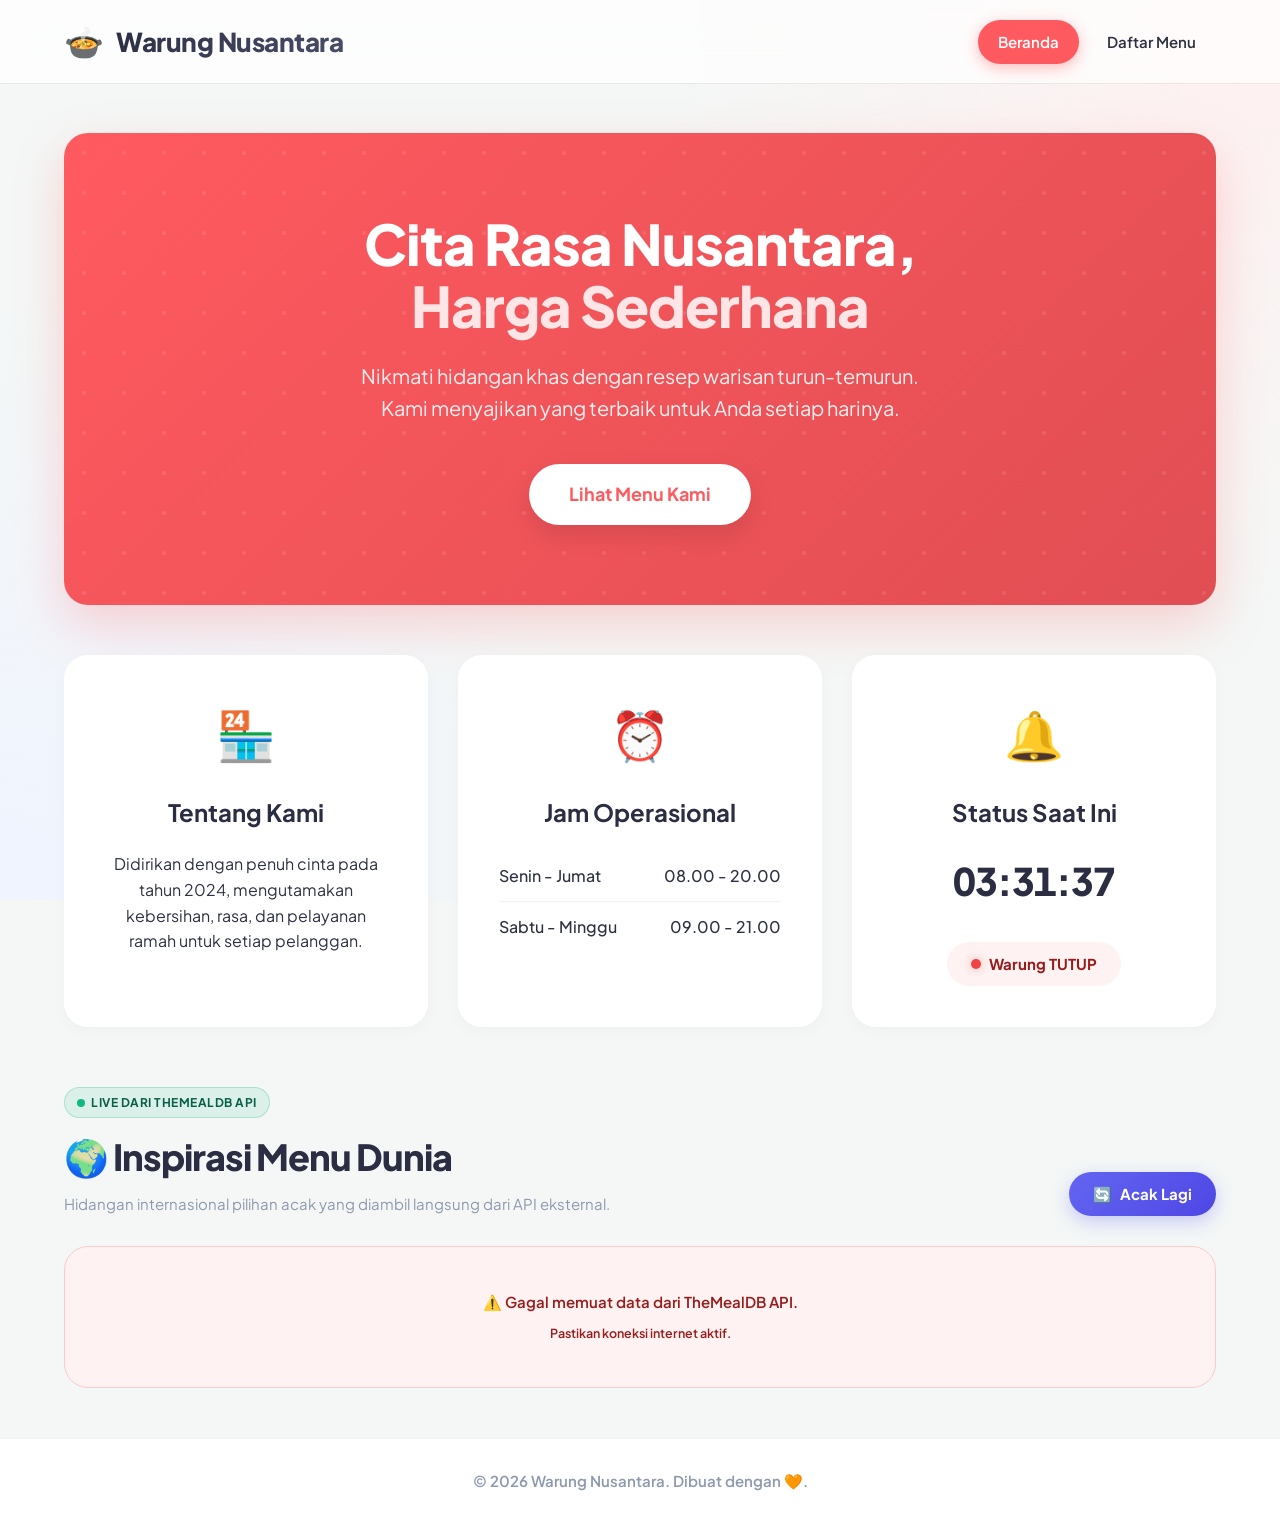
<file: index.html>
<!DOCTYPE html>
<html lang="id">
<head>
    <meta charset="UTF-8">
    <meta name="viewport" content="width=device-width, initial-scale=1.0">
    <title>Warung Nusantara - Beranda</title>
    <!-- Google Fonts -->
    <link href="https://fonts.googleapis.com/css2?family=Outfit:wght@300;400;600;800&display=swap" rel="stylesheet">
    <link rel="stylesheet" href="styles.css">
</head>
<body>
    <header>
        <div class="header-container">
            <div class="logo">
                <span class="icon">🍲</span>
                <h1>Warung Nusantara</h1>
            </div>
            <nav>
                <a href="index.html" class="active">Beranda</a>
                <a href="menu.html">Daftar Menu</a>
            </nav>
        </div>
    </header>

    <main>
        <section class="hero">
            <div class="hero-content">
                <h2>Cita Rasa Nusantara,<br><span>Harga Sederhana</span></h2>
                <p>Nikmati hidangan khas dengan resep warisan turun-temurun. Kami menyajikan yang terbaik untuk Anda setiap harinya.</p>
                <a href="menu.html" class="btn-primary">Lihat Menu Kami</a>
            </div>
        </section>

        <section class="info-section">
            <div class="info-card">
                <div class="icon-large">🏪</div>
                <h3>Tentang Kami</h3>
                <p>Didirikan dengan penuh cinta pada tahun 2024, mengutamakan kebersihan, rasa, dan pelayanan ramah untuk setiap pelanggan.</p>
            </div>
            
            <div class="info-card">
                <div class="icon-large">⏰</div>
                <h3>Jam Operasional</h3>
                <ul class="jam-list">
                    <li><span>Senin - Jumat</span> <span>08.00 - 20.00</span></li>
                    <li><span>Sabtu - Minggu</span> <span>09.00 - 21.00</span></li>
                </ul>
            </div>

            <div class="info-card status-card">
                <div class="icon-large">🔔</div>
                <h3>Status Saat Ini</h3>
                <div class="time-display">
                    <span id="jam-sekarang">--:--:--</span>
                </div>
                <div id="status-warung" class="status-badge">Memeriksa status...</div>
            </div>
        </section>

        <!-- =============================================
             SECTION: REKOMENDASI DARI API EKSTERNAL
             Source: TheMealDB API (themealdb.com)
             ============================================= -->
        <section class="rekomendasi-section">
            <div class="rekomendasi-header">
                <div>
                    <div class="api-label">
                        <span class="api-dot"></span>
                        Live dari TheMealDB API
                    </div>
                    <h2>🌍 Inspirasi Menu Dunia</h2>
                    <p>Hidangan internasional pilihan acak yang diambil langsung dari API eksternal.</p>
                </div>
                <button class="btn-refresh" id="btn-refresh" onclick="fetchRekomendasi()">
                    <span id="refresh-icon">🔄</span> Acak Lagi
                </button>
            </div>
            <div id="rekomendasi-container" class="rekomendasi-grid">
                <!-- Diisi oleh JavaScript via TheMealDB API -->
            </div>
        </section>
    </main>

    <footer>
        <div class="footer-content">
            <p>&copy; 2026 Warung Nusantara. Dibuat dengan 🧡.</p>
        </div>
    </footer>

    <script src="script.js"></script>
</body>
</html>
</file>
<file: styles.css>
@import url('https://fonts.googleapis.com/css2?family=Plus+Jakarta+Sans:wght@300;400;500;600;700;800&display=swap');

:root {
    --primary: #FF5A5F;
    --primary-dark: #E04E53;
    --primary-light: #FFF0F0;
    --secondary: #2B2D42;
    --text-main: #2D3142;
    --text-light: #8D99AE;
    --bg-color: #F4F7F6;
    --card-bg: rgba(255, 255, 255, 0.95);
    --shadow-sm: 0 4px 15px rgba(0,0,0,0.03);
    --shadow-md: 0 10px 30px rgba(0,0,0,0.08);
    --shadow-hover: 0 20px 40px rgba(255, 90, 95, 0.15);
    --radius-md: 16px;
    --radius-lg: 24px;
    --transition: all 0.4s cubic-bezier(0.16, 1, 0.3, 1);
}

* {
    margin: 0;
    padding: 0;
    box-sizing: border-box;
}

body {
    font-family: 'Plus Jakarta Sans', sans-serif;
    background-color: var(--bg-color);
    background-image: radial-gradient(circle at top right, #fff0f0 0%, transparent 40%),
                      radial-gradient(circle at bottom left, #f0f4ff 0%, transparent 40%);
    background-attachment: fixed;
    color: var(--text-main);
    line-height: 1.6;
}

/* --- Glassmorphism Header --- */
header {
    background-color: rgba(255, 255, 255, 0.7);
    backdrop-filter: blur(20px);
    -webkit-backdrop-filter: blur(20px);
    box-shadow: 0 1px 0 rgba(0,0,0,0.05);
    position: sticky;
    top: 0;
    z-index: 100;
}

.header-container {
    max-width: 1200px;
    margin: 0 auto;
    padding: 16px 24px;
    display: flex;
    justify-content: space-between;
    align-items: center;
}

.logo {
    display: flex;
    align-items: center;
    gap: 12px;
}

.logo .icon {
    font-size: 32px;
}

.logo h1 {
    font-size: 26px;
    font-weight: 800;
    color: var(--secondary);
    letter-spacing: -0.5px;
    background: linear-gradient(135deg, var(--secondary) 0%, #4a4e69 100%);
    -webkit-background-clip: text;
    -webkit-text-fill-color: transparent;
}

nav {
    display: flex;
    gap: 8px;
}

nav a {
    text-decoration: none;
    color: var(--text-main);
    font-weight: 600;
    font-size: 15px;
    padding: 10px 20px;
    border-radius: 50px;
    transition: var(--transition);
}

nav a:hover {
    color: var(--primary);
    background-color: var(--primary-light);
}

nav a.active {
    color: white;
    background-color: var(--primary);
    box-shadow: 0 4px 15px rgba(255, 90, 95, 0.4);
}

/* --- Main Layout --- */
main {
    max-width: 1200px;
    margin: 0 auto;
    padding: 50px 24px;
    min-height: calc(100vh - 180px);
}

/* --- Hero Section --- */
.hero {
    background: linear-gradient(135deg, #FF5A5F 0%, #E04E53 100%);
    border-radius: var(--radius-lg);
    padding: 80px 40px;
    text-align: center;
    margin-bottom: 50px;
    box-shadow: 0 20px 50px rgba(255, 90, 95, 0.25);
    color: white;
    position: relative;
    overflow: hidden;
}

.hero::after {
    content: '';
    position: absolute;
    top: 0; left: 0; width: 100%; height: 100%;
    background: url('data:image/svg+xml;utf8,<svg width="40" height="40" viewBox="0 0 40 40" xmlns="http://www.w3.org/2000/svg"><circle cx="20" cy="20" r="2" fill="white" fill-opacity="0.1"/></svg>');
    pointer-events: none;
}

.hero-content h2 {
    font-size: 56px;
    font-weight: 800;
    line-height: 1.1;
    margin-bottom: 24px;
    letter-spacing: -1px;
}

.hero-content h2 span {
    color: #FFE5E5;
}

.hero-content p {
    font-size: 20px;
    color: rgba(255,255,255,0.9);
    max-width: 600px;
    margin: 0 auto 40px auto;
}

.btn-primary {
    display: inline-block;
    background-color: white;
    color: var(--primary);
    text-decoration: none;
    padding: 16px 40px;
    border-radius: 50px;
    font-weight: 700;
    font-size: 18px;
    box-shadow: 0 10px 25px rgba(0,0,0,0.1);
    transition: var(--transition);
}

.btn-primary:hover {
    transform: translateY(-3px);
    box-shadow: 0 15px 35px rgba(0,0,0,0.15);
}

/* --- Info Cards --- */
.info-section {
    display: grid;
    grid-template-columns: repeat(auto-fit, minmax(320px, 1fr));
    gap: 30px;
}

.info-card {
    background-color: var(--card-bg);
    backdrop-filter: blur(10px);
    padding: 40px;
    border-radius: var(--radius-lg);
    box-shadow: var(--shadow-sm);
    text-align: center;
    transition: var(--transition);
    border: 1px solid rgba(255,255,255,0.8);
}

.info-card:hover {
    transform: translateY(-8px);
    box-shadow: var(--shadow-md);
}

.icon-large {
    font-size: 48px;
    margin-bottom: 20px;
}

.info-card h3 {
    color: var(--secondary);
    font-size: 24px;
    margin-bottom: 20px;
    font-weight: 700;
}

.jam-list {
    list-style: none;
    text-align: left;
}

.jam-list li {
    display: flex;
    justify-content: space-between;
    padding: 12px 0;
    border-bottom: 1px solid rgba(0,0,0,0.05);
    color: var(--text-main);
    font-weight: 500;
}

.jam-list li:last-child {
    border-bottom: none;
}

.time-display {
    font-size: 38px;
    font-weight: 800;
    color: var(--secondary);
    margin: 15px 0;
    font-variant-numeric: tabular-nums;
    letter-spacing: -1px;
}

.status-badge {
    display: inline-flex;
    align-items: center;
    gap: 8px;
    padding: 10px 24px;
    border-radius: 50px;
    font-weight: 700;
    font-size: 15px;
    margin-top: 15px;
}

.status-dot {
    width: 10px; height: 10px;
    border-radius: 50%;
}
.status-dot.green { background: #10B981; box-shadow: 0 0 10px rgba(16,185,129,0.4); }
.status-dot.red { background: #EF4444; box-shadow: 0 0 10px rgba(239,68,68,0.4); }

.status-buka { background-color: #ECFDF5; color: #065F46; }
.status-tutup { background-color: #FEF2F2; color: #991B1B; }

/* --- Menu Filters --- */
.menu-header {
    text-align: center;
    margin-bottom: 40px;
}

.menu-header h2 {
    font-size: 42px;
    color: var(--secondary);
    font-weight: 800;
    letter-spacing: -1px;
}

.filter-container {
    display: flex;
    justify-content: center;
    gap: 15px;
    margin-bottom: 50px;
    background: rgba(255,255,255,0.5);
    padding: 10px;
    border-radius: 60px;
    backdrop-filter: blur(10px);
    width: fit-content;
    margin-left: auto;
    margin-right: auto;
}

.btn-filter {
    background-color: transparent;
    color: var(--text-main);
    border: none;
    padding: 12px 28px;
    border-radius: 50px;
    cursor: pointer;
    font-size: 16px;
    font-weight: 700;
    font-family: inherit;
    transition: var(--transition);
}

.btn-filter:hover {
    background-color: rgba(0,0,0,0.03);
}

.btn-filter.aktif {
    background-color: var(--primary);
    color: white;
    box-shadow: 0 8px 20px rgba(255, 90, 95, 0.3);
}

/* --- Premium Image Cards --- */
.menu-grid {
    display: grid;
    grid-template-columns: repeat(auto-fill, minmax(300px, 1fr));
    gap: 30px;
}

.menu-card {
    background-color: var(--card-bg);
    border-radius: var(--radius-lg);
    box-shadow: var(--shadow-sm);
    transition: var(--transition);
    display: flex;
    flex-direction: column;
    overflow: hidden;
    border: 1px solid rgba(255,255,255,0.8);
}

.menu-card:hover {
    transform: translateY(-10px);
    box-shadow: var(--shadow-hover);
}

.menu-img {
    width: 100%;
    height: 240px;
    position: relative;
    overflow: hidden;
}

.menu-img img {
    width: 100%;
    height: 100%;
    object-fit: cover;
    transition: transform 0.6s cubic-bezier(0.16, 1, 0.3, 1);
}

.menu-card:hover .menu-img img {
    transform: scale(1.08);
}

.menu-category-badge {
    position: absolute;
    top: 20px;
    right: 20px;
    background: rgba(255, 255, 255, 0.9);
    backdrop-filter: blur(4px);
    padding: 6px 14px;
    border-radius: 30px;
    font-size: 12px;
    font-weight: 800;
    text-transform: uppercase;
    color: var(--primary);
    letter-spacing: 1px;
    box-shadow: 0 4px 10px rgba(0,0,0,0.1);
}

.menu-content {
    padding: 30px;
    display: flex;
    flex-direction: column;
    flex-grow: 1;
}

.menu-title {
    font-size: 22px;
    font-weight: 800;
    color: var(--secondary);
    margin-bottom: 12px;
    letter-spacing: -0.5px;
}

.menu-desc {
    font-size: 15px;
    color: var(--text-light);
    margin-bottom: 25px;
    line-height: 1.6;
}

.menu-bottom {
    display: flex;
    justify-content: space-between;
    align-items: center;
    margin-top: auto;
    padding-top: 20px;
    border-top: 1px solid rgba(0,0,0,0.06);
}

.menu-price {
    font-size: 24px;
    font-weight: 800;
    color: var(--primary);
}

.btn-pesan {
    background-color: var(--primary);
    color: white;
    border: none;
    width: 48px;
    height: 48px;
    border-radius: 50%;
    display: flex;
    align-items: center;
    justify-content: center;
    cursor: pointer;
    transition: var(--transition);
    box-shadow: 0 4px 12px rgba(255, 90, 95, 0.3);
}

.btn-pesan:hover {
    background-color: var(--primary-dark);
    transform: scale(1.1);
}

/* --- Footer --- */
footer {
    background-color: var(--card-bg);
    border-top: 1px solid rgba(0,0,0,0.05);
    padding: 30px 24px;
    text-align: center;
    margin-top: auto;
}

.footer-content p {
    color: var(--text-light);
    font-size: 15px;
    font-weight: 600;
}

/* --- Responsive --- */
@media (max-width: 768px) {
    .header-container { flex-direction: column; gap: 15px; }
    .hero-content h2 { font-size: 40px; }
    .filter-container { flex-direction: column; border-radius: 20px; width: 100%; }
    .btn-filter { width: 100%; }
    .menu-toolbar { flex-direction: column; align-items: stretch; }
}

/* ==========================================================
   REST API STYLES & INTERACTIVE UI
   ========================================================== */

/* Nav API Badge */
.nav-api-badge {
    background: linear-gradient(135deg, #6366f1 0%, #4f46e5 100%);
    color: #ffffff !important;
    font-weight: 700 !important;
    font-size: 13px !important;
    padding: 8px 16px !important;
    border-radius: 50px;
    display: inline-flex;
    align-items: center;
    gap: 6px;
    box-shadow: 0 4px 14px rgba(99, 102, 241, 0.35);
    transition: var(--transition);
}

.nav-api-badge:hover {
    transform: translateY(-2px);
    box-shadow: 0 6px 18px rgba(99, 102, 241, 0.5);
    background: linear-gradient(135deg, #4f46e5 0%, #4338ca 100%) !important;
}

/* API Status Pill */
.api-status-pill {
    display: inline-flex;
    align-items: center;
    gap: 8px;
    background: rgba(16, 185, 129, 0.1);
    color: #065f46;
    border: 1px solid rgba(16, 185, 129, 0.25);
    padding: 6px 14px;
    border-radius: 50px;
    font-size: 13px;
    font-weight: 600;
    margin-bottom: 16px;
}

.api-status-pill code {
    background: rgba(0, 0, 0, 0.06);
    padding: 2px 6px;
    border-radius: 6px;
    font-family: monospace;
    font-weight: 700;
    color: #047857;
}

.pulse-indicator {
    width: 8px;
    height: 8px;
    background-color: #10b981;
    border-radius: 50%;
    box-shadow: 0 0 0 0 rgba(16, 185, 129, 0.7);
    animation: pulse-green 1.8s infinite;
}

@keyframes pulse-green {
    0% {
        transform: scale(0.95);
        box-shadow: 0 0 0 0 rgba(16, 185, 129, 0.7);
    }
    70% {
        transform: scale(1);
        box-shadow: 0 0 0 8px rgba(16, 185, 129, 0);
    }
    100% {
        transform: scale(0.95);
        box-shadow: 0 0 0 0 rgba(16, 185, 129, 0);
    }
}

/* Menu Toolbar (Search & Add Button) */
.menu-toolbar {
    display: flex;
    justify-content: space-between;
    align-items: center;
    gap: 16px;
    max-width: 900px;
    margin: 0 auto 24px auto;
}

.search-box {
    flex: 1;
    position: relative;
    display: flex;
    align-items: center;
}

.search-box .search-icon {
    position: absolute;
    left: 18px;
    font-size: 16px;
    color: var(--text-light);
    pointer-events: none;
}

.search-box input {
    width: 100%;
    padding: 14px 44px 14px 48px;
    border: 2px solid rgba(0, 0, 0, 0.08);
    background: #ffffff;
    border-radius: 50px;
    font-size: 15px;
    font-family: inherit;
    color: var(--text-main);
    transition: var(--transition);
    outline: none;
    box-shadow: var(--shadow-sm);
}

.search-box input:focus {
    border-color: var(--primary);
    box-shadow: 0 0 0 4px rgba(255, 90, 95, 0.15);
}

.btn-clear {
    position: absolute;
    right: 14px;
    background: rgba(0,0,0,0.06);
    border: none;
    color: var(--text-light);
    width: 26px;
    height: 26px;
    border-radius: 50%;
    cursor: pointer;
    display: flex;
    align-items: center;
    justify-content: center;
    font-size: 13px;
    font-weight: 700;
    transition: var(--transition);
}

.btn-clear:hover {
    background: rgba(0,0,0,0.12);
    color: var(--text-main);
}

.btn-add-menu {
    background: linear-gradient(135deg, #10b981 0%, #059669 100%);
    color: white;
    border: none;
    padding: 14px 24px;
    border-radius: 50px;
    font-size: 15px;
    font-weight: 700;
    cursor: pointer;
    display: inline-flex;
    align-items: center;
    gap: 8px;
    transition: var(--transition);
    box-shadow: 0 6px 18px rgba(16, 185, 129, 0.3);
    white-space: nowrap;
}

.btn-add-menu:hover {
    transform: translateY(-2px);
    box-shadow: 0 10px 22px rgba(16, 185, 129, 0.4);
    background: linear-gradient(135deg, #059669 0%, #047857 100%);
}

/* Feedback Alert */
.api-feedback {
    max-width: 900px;
    margin: 0 auto 24px auto;
    padding: 14px 20px;
    border-radius: 12px;
    font-size: 14px;
    font-weight: 600;
    text-align: center;
    transition: var(--transition);
}

.api-feedback.success {
    background-color: #ecfdf5;
    color: #065f46;
    border: 1px solid #a7f3d0;
}

.api-feedback.error {
    background-color: #fef2f2;
    color: #991b1b;
    border: 1px solid #fecaca;
}

/* Card Actions */
.card-actions {
    display: flex;
    align-items: center;
    gap: 8px;
}

.btn-delete-menu {
    background: rgba(239, 68, 68, 0.1);
    color: #dc2626;
    border: none;
    width: 38px;
    height: 38px;
    border-radius: 50%;
    cursor: pointer;
    display: flex;
    align-items: center;
    justify-content: center;
    font-size: 16px;
    transition: var(--transition);
}

.btn-delete-menu:hover {
    background: #dc2626;
    color: white;
    transform: scale(1.1);
}

/* Empty State & Loading */
.empty-state {
    grid-column: 1 / -1;
    text-align: center;
    padding: 60px 20px;
    background: white;
    border-radius: var(--radius-lg);
    box-shadow: var(--shadow-sm);
}

.empty-state .empty-icon {
    font-size: 48px;
    margin-bottom: 12px;
}

.empty-state h3 {
    font-size: 20px;
    color: var(--secondary);
    margin-bottom: 8px;
}

.empty-state p {
    color: var(--text-light);
    font-size: 15px;
}

.loading-state {
    grid-column: 1 / -1;
    text-align: center;
    padding: 60px 20px;
}

.loading-spinner {
    width: 44px;
    height: 44px;
    border: 4px solid rgba(255, 90, 95, 0.2);
    border-top-color: var(--primary);
    border-radius: 50%;
    animation: spin 0.8s linear infinite;
    margin: 0 auto 16px auto;
}

@keyframes spin {
    to { transform: rotate(360deg); }
}

/* Modal Overlay & Card */
.modal-overlay {
    position: fixed;
    top: 0;
    left: 0;
    right: 0;
    bottom: 0;
    background: rgba(15, 23, 42, 0.6);
    backdrop-filter: blur(8px);
    -webkit-backdrop-filter: blur(8px);
    z-index: 1000;
    display: flex;
    align-items: center;
    justify-content: center;
    padding: 20px;
    animation: fadeIn 0.3s ease;
}

.modal-card {
    background: #ffffff;
    border-radius: var(--radius-lg);
    max-width: 520px;
    width: 100%;
    box-shadow: 0 25px 50px -12px rgba(0, 0, 0, 0.25);
    overflow: hidden;
    animation: slideUp 0.35s cubic-bezier(0.16, 1, 0.3, 1);
}

@keyframes fadeIn {
    from { opacity: 0; }
    to { opacity: 1; }
}

@keyframes slideUp {
    from { transform: translateY(30px) scale(0.96); opacity: 0; }
    to { transform: translateY(0) scale(1); opacity: 1; }
}

.modal-header {
    padding: 20px 24px;
    background: #f8fafc;
    border-bottom: 1px solid #e2e8f0;
    display: flex;
    justify-content: space-between;
    align-items: center;
}

.modal-header h3 {
    font-size: 18px;
    font-weight: 700;
    color: var(--secondary);
    display: flex;
    align-items: center;
    gap: 10px;
}

.badge-post {
    font-size: 11px;
    background: #10b981;
    color: white;
    padding: 3px 8px;
    border-radius: 6px;
    font-family: monospace;
}

.btn-close-modal {
    background: transparent;
    border: none;
    font-size: 26px;
    color: var(--text-light);
    cursor: pointer;
    line-height: 1;
    transition: var(--transition);
}

.btn-close-modal:hover {
    color: #dc2626;
    transform: scale(1.15);
}

#form-add-menu {
    padding: 24px;
}

.form-group {
    margin-bottom: 16px;
}

.form-row {
    display: flex;
    gap: 16px;
}

.form-row .form-group {
    flex: 1;
}

.form-group label {
    display: block;
    font-size: 13px;
    font-weight: 600;
    color: var(--secondary);
    margin-bottom: 6px;
}

.form-group input,
.form-group select,
.form-group textarea {
    width: 100%;
    padding: 12px 14px;
    border: 1.5px solid #cbd5e1;
    border-radius: 10px;
    font-size: 14px;
    font-family: inherit;
    color: var(--text-main);
    transition: var(--transition);
    outline: none;
    background: #f8fafc;
}

.form-group input:focus,
.form-group select:focus,
.form-group textarea:focus {
    border-color: var(--primary);
    background: #ffffff;
    box-shadow: 0 0 0 3px rgba(255, 90, 95, 0.15);
}

.modal-actions {
    display: flex;
    justify-content: flex-end;
    gap: 12px;
    margin-top: 24px;
    padding-top: 16px;
    border-top: 1px solid #e2e8f0;
}

.btn-secondary {
    background: #f1f5f9;
    color: #475569;
    border: none;
    padding: 12px 20px;
    border-radius: 10px;
    font-weight: 600;
    font-size: 14px;
    cursor: pointer;
    transition: var(--transition);
}

.btn-secondary:hover {
    background: #e2e8f0;
}

.btn-submit {
    background: var(--primary);
    color: white;
    border: none;
    padding: 12px 24px;
    border-radius: 10px;
    font-weight: 700;
    font-size: 14px;
    cursor: pointer;
    box-shadow: 0 4px 14px rgba(255, 90, 95, 0.35);
    transition: var(--transition);
}

.btn-submit:hover {
    background: var(--primary-dark);
    transform: translateY(-1px);
}

/* ==========================================================
   EXTERNAL API — TheMealDB Styles
   ========================================================== */

/* --- Shared: API dot indicator --- */
.api-dot {
    display: inline-block;
    width: 8px; height: 8px;
    background: #10b981;
    border-radius: 50%;
    animation: pulse-green 1.8s infinite;
    vertical-align: middle;
    margin-right: 6px;
}

/* --- INDEX: Rekomendasi Section --- */
.rekomendasi-section {
    margin-top: 60px;
}

.rekomendasi-header {
    display: flex;
    justify-content: space-between;
    align-items: flex-end;
    margin-bottom: 30px;
    gap: 20px;
    flex-wrap: wrap;
}

.api-label {
    display: inline-flex;
    align-items: center;
    background: rgba(16, 185, 129, 0.1);
    color: #065f46;
    border: 1px solid rgba(16, 185, 129, 0.25);
    padding: 5px 12px;
    border-radius: 50px;
    font-size: 12px;
    font-weight: 700;
    letter-spacing: 0.5px;
    text-transform: uppercase;
    margin-bottom: 10px;
}

.rekomendasi-header h2 {
    font-size: 36px;
    font-weight: 800;
    color: var(--secondary);
    letter-spacing: -1px;
    margin-bottom: 6px;
}

.rekomendasi-header p {
    color: var(--text-light);
    font-size: 15px;
}

.btn-refresh {
    background: linear-gradient(135deg, #6366f1 0%, #4f46e5 100%);
    color: white;
    border: none;
    padding: 12px 24px;
    border-radius: 50px;
    font-size: 15px;
    font-weight: 700;
    cursor: pointer;
    display: inline-flex;
    align-items: center;
    gap: 8px;
    transition: var(--transition);
    box-shadow: 0 6px 18px rgba(99, 102, 241, 0.3);
    white-space: nowrap;
    font-family: inherit;
}

.btn-refresh:hover {
    transform: translateY(-2px);
    box-shadow: 0 10px 24px rgba(99, 102, 241, 0.45);
    background: linear-gradient(135deg, #4f46e5 0%, #4338ca 100%);
}

.rekomendasi-grid {
    display: grid;
    grid-template-columns: repeat(auto-fill, minmax(320px, 1fr));
    gap: 28px;
}

/* Rekomendasi Card */
.rek-card {
    background: var(--card-bg);
    border-radius: var(--radius-lg);
    overflow: hidden;
    box-shadow: var(--shadow-sm);
    border: 1px solid rgba(255,255,255,0.8);
    transition: var(--transition);
    display: flex;
    flex-direction: column;
}

.rek-card:hover {
    transform: translateY(-8px);
    box-shadow: 0 20px 40px rgba(99, 102, 241, 0.15);
}

.rek-img-wrap {
    position: relative;
    height: 220px;
    overflow: hidden;
}

.rek-img-wrap img {
    width: 100%; height: 100%;
    object-fit: cover;
    transition: transform 0.6s cubic-bezier(0.16, 1, 0.3, 1);
}

.rek-card:hover .rek-img-wrap img {
    transform: scale(1.07);
}

.rek-area-badge {
    position: absolute;
    top: 16px; left: 16px;
    background: rgba(255,255,255,0.92);
    backdrop-filter: blur(4px);
    padding: 5px 12px;
    border-radius: 30px;
    font-size: 12px;
    font-weight: 800;
    color: #4f46e5;
    text-transform: uppercase;
    letter-spacing: 0.8px;
}

.rek-info {
    padding: 24px;
    display: flex;
    flex-direction: column;
    flex-grow: 1;
}

.rek-category {
    font-size: 11px;
    font-weight: 800;
    text-transform: uppercase;
    letter-spacing: 1px;
    color: var(--primary);
    margin-bottom: 8px;
}

.rek-name {
    font-size: 20px;
    font-weight: 800;
    color: var(--secondary);
    margin-bottom: 8px;
    letter-spacing: -0.4px;
    line-height: 1.3;
}

.rek-tags {
    font-size: 13px;
    color: var(--text-light);
    margin-bottom: 20px;
    flex-grow: 1;
}

.rek-link {
    display: inline-flex;
    align-items: center;
    gap: 6px;
    color: #4f46e5;
    text-decoration: none;
    font-size: 14px;
    font-weight: 700;
    padding: 10px 18px;
    background: rgba(99, 102, 241, 0.08);
    border-radius: 10px;
    transition: var(--transition);
    width: fit-content;
}

.rek-link:hover {
    background: rgba(99, 102, 241, 0.15);
    transform: translateX(3px);
}

/* Skeleton loading */
.rek-skeleton {
    height: 380px;
    border-radius: var(--radius-lg);
    background: linear-gradient(90deg, #f0f0f0 25%, #e0e0e0 50%, #f0f0f0 75%);
    background-size: 200% 100%;
    animation: shimmer 1.5s infinite;
}

@keyframes shimmer {
    0%   { background-position: 200% 0; }
    100% { background-position: -200% 0; }
}

/* Spin animation for refresh icon */
.spin-anim {
    display: inline-block;
    animation: spin 0.7s linear infinite;
}

/* --- MENU PAGE: API Section Divider --- */
.api-section-divider {
    text-align: center;
    margin: 60px 0 30px;
    padding: 40px;
    background: linear-gradient(135deg, rgba(99,102,241,0.06) 0%, rgba(79,70,229,0.03) 100%);
    border-radius: var(--radius-lg);
    border: 1px solid rgba(99,102,241,0.1);
}

.api-section-divider h2 {
    font-size: 36px;
    font-weight: 800;
    color: var(--secondary);
    letter-spacing: -1px;
    margin: 10px 0 8px;
}

.api-section-divider p {
    color: var(--text-light);
    font-size: 15px;
}

/* Filter tombol untuk API section */
.btn-filter-api.aktif-api {
    background: linear-gradient(135deg, #6366f1 0%, #4f46e5 100%);
    color: white;
    box-shadow: 0 8px 20px rgba(99, 102, 241, 0.35);
}

/* API Source Badge (menggantikan harga) */
.api-source-badge {
    display: inline-flex;
    align-items: center;
    gap: 5px;
    background: rgba(99, 102, 241, 0.1);
    color: #4f46e5;
    border: 1px solid rgba(99,102,241,0.2);
    padding: 6px 12px;
    border-radius: 20px;
    font-size: 12px;
    font-weight: 800;
    letter-spacing: 0.5px;
}

/* Tombol lihat resep */
.btn-resep {
    background: linear-gradient(135deg, #6366f1 0%, #4f46e5 100%);
    color: white;
    text-decoration: none;
    width: 44px; height: 44px;
    border-radius: 50%;
    display: flex;
    align-items: center;
    justify-content: center;
    font-size: 14px;
    transition: var(--transition);
    box-shadow: 0 4px 12px rgba(99,102,241,0.3);
}

.btn-resep:hover {
    transform: scale(1.12);
    box-shadow: 0 8px 20px rgba(99,102,241,0.45);
    background: linear-gradient(135deg, #4f46e5 0%, #4338ca 100%);
}

/* API Error State */
.api-error {
    text-align: center;
    padding: 40px;
    background: #fef2f2;
    border: 1px solid #fecaca;
    border-radius: var(--radius-lg);
    color: #991b1b;
    font-weight: 600;
    font-size: 15px;
    line-height: 2;
    grid-column: 1 / -1;
}

/* Responsive */
@media (max-width: 768px) {
    .rekomendasi-header { flex-direction: column; align-items: flex-start; }
    .rekomendasi-header h2 { font-size: 28px; }
    .btn-refresh { width: 100%; justify-content: center; }
    .api-section-divider h2 { font-size: 26px; }
}
</file>
